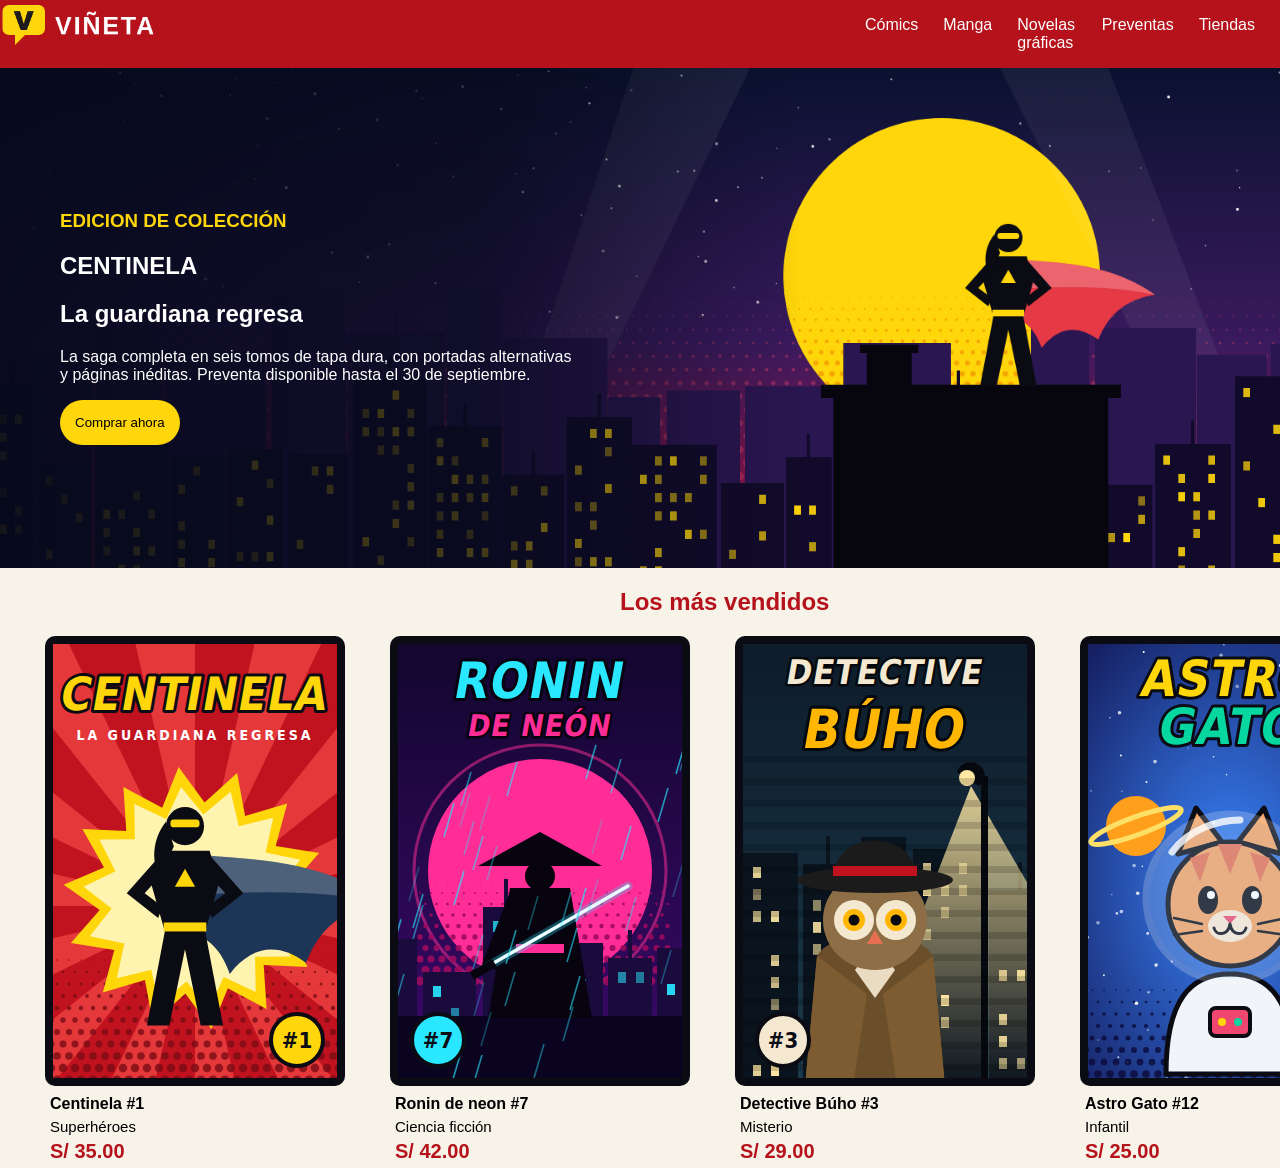
<file: Pregunta 1/index.html>
<!DOCTYPE html>
<html lang="en">
<head>
    <meta charset="UTF-8">
    <meta name="viewport" content="width=device-width, initial-scale=1.0">
    <title>Document</title>
    <link rel="stylesheet" href="estilos.css">
</head>
<body>
    <header>
        <nav>
            <div class="encabezadoImg">
                <img src="imagenes/logo.png">
            </div>
            <div class="encabezadoText">
                <p>Cómics</p>
                <p>Manga</p>
                <p>Novelas gráficas</p>
                <p>Preventas</p>
                <p>Tiendas</p>
            </div>
        </nav>
    </header>
    <main>
        <section class="banner">
            <div class="bannerHead">
                <h3>
                    EDICION DE COLECCIÓN
                </h3>
            </div>
            <div class="bannerContenido">
                <h1>
                    CENTINELA
                </h1>
                <H2>La guardiana regresa</H2>
                <p>
                    La saga completa en seis tomos de tapa dura, con portadas alternativas
                    <br> 
                    y páginas inéditas. Preventa disponible hasta el 30 de septiembre. 
                </p>
            </div>
            <button class="bannerBoton">Comprar ahora</button>
        </section>
        <section class="masVendidos">
            <div class="tituloVendidos">
                <h2 class>Los más vendidos</h2>
            </div>
            <div class="vendidosImagenes">
                <div class="cent">
                    <img src="imagenes/centinela.png">
                    <h4>Centinela #1</h4>
                    <p>Superhéroes</p>
                    <h3>S/ 35.00</h3>
                </div>
                <div class="ronin">
                    <img src="imagenes/ronin-de-neon.png">
                    <h4>Ronin de neon #7</h4>
                    <p>Ciencia ficción</p>
                    <h3>S/ 42.00</h3>
                </div>
                <div class="detective">
                    <img src="imagenes/detective-buho.png">
                    <h4>Detective Búho #3</h4>
                    <p>Misterio</p>
                    <h3>S/ 29.00</h3>
                </div>
                <div class="astro">
                    <img src="imagenes/astro-gato.png">
                    <h4>Astro Gato #12</h4>
                    <p>Infantil</p>
                    <h3>S/ 25.00</h3>
                </div>
            </div>
        </section>
    </main>
</body>
</html>
</file>
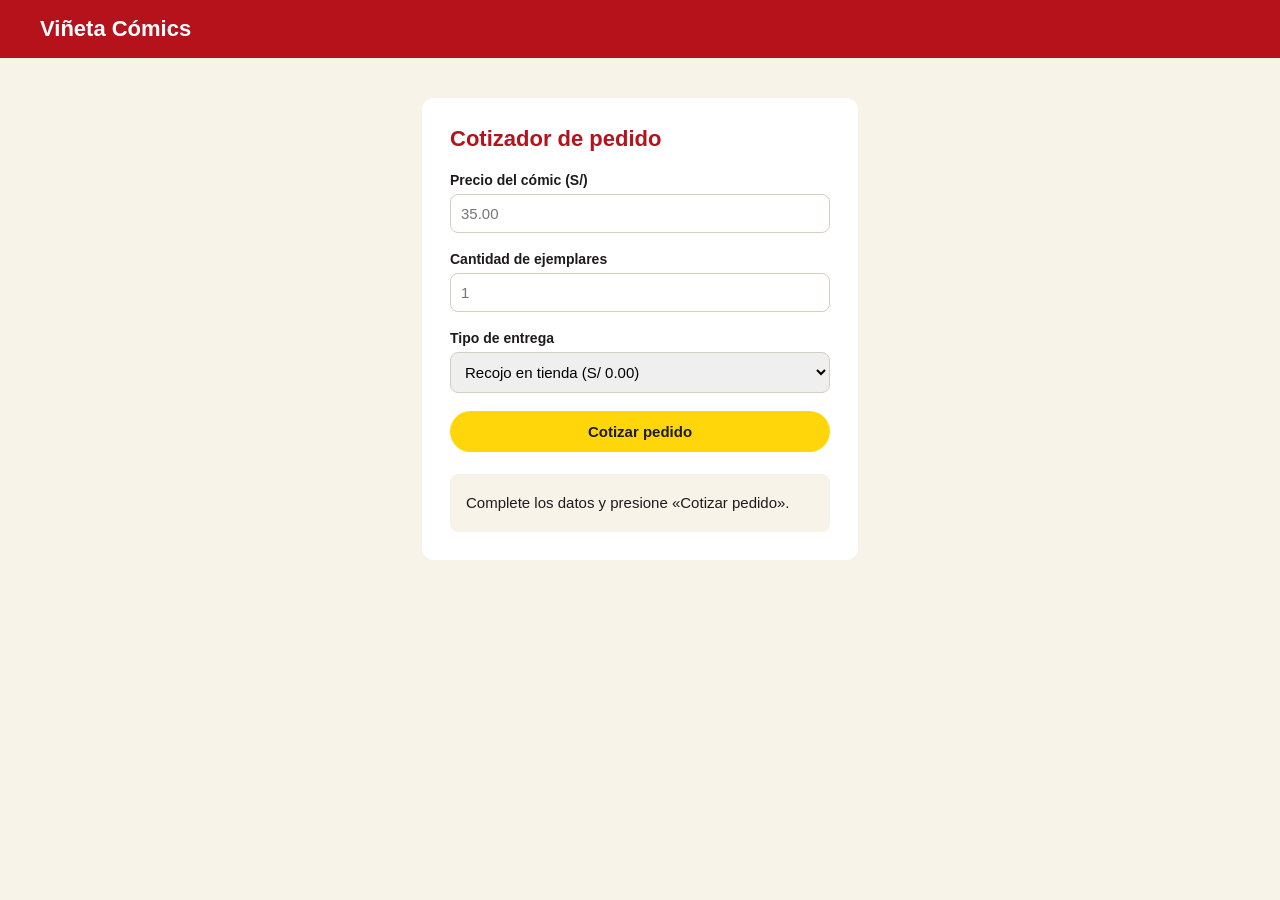
<file: Pregunta 2/index.html>
<!DOCTYPE html>
<html lang="es">
<head>
    <meta charset="utf-8">
    <meta name="viewport" content="width=device-width">
    <title>Viñeta Cómics · Cotizador de pedido</title>
    <link rel="stylesheet" href="estilos.css">
    <script src="script.js"></script>
</head>
<body>
    <header>
        <h1>Viñeta Cómics</h1>
    </header>

    <main>
        <section class="cotizador">
            <h2>Cotizador de pedido</h2>

            <label for="precio">Precio del cómic (S/)</label>
            <input type="number" id="precio" min="0" step="0.01" placeholder="35.00">

            <label for="cantidad">Cantidad de ejemplares</label>
            <input type="number" id="cantidad" min="1" step="1" placeholder="1">

            <label for="envio">Tipo de entrega</label>
            <select id="envio">
                <option value="0">Recojo en tienda (S/ 0.00)</option>
                <option value="10">Envío a Lima (S/ 10.00)</option>
                <option value="18">Envío a provincias (S/ 18.00)</option>
            </select>

            <button type="button" id="btnCotizar" onclick="cotizar()">Cotizar pedido</button>

            <div id="resultado" class="resultado">
                Complete los datos y presione «Cotizar pedido».
            </div>
        </section>
    </main>
</body>
</html>
</file>
<file: Pregunta 1/estilos.css>
html, body {
    margin: 0px;
    padding: 0px;
    font-family: Arial, sans-serif;
    background-color: #f7f3e9;
}

nav {
    display: flex;
    background-color: #b5121b;
    margin-bottom: 0px;
}

.encabezadoImg img{
    height: 50px;
}

.encabezadoText {
    display: flex;
    color: white;
    margin-left: 50%;
}

.encabezadoText p {
    padding-right: 25px;
}

.banner {
    background-image: url(imagenes/banner.png);
    background-repeat: no-repeat;
    background-size: cover;
    margin-top: 0px;
    height: 500px;
    align-content: center;
}

.bannerHead {
    color: #ffd60a;
    margin-left: 60px;
}

.bannerContenido {
    color: white;
    margin-left: 60px;
}

.bannerBoton {
    background-color: #ffd60a;
    color: black;
    margin-left: 60px;
    border: #ffd60a;
    padding: 15px;
    border-radius: 25px;
}

.masVendidos {
    align-content: center;
}

.tituloVendidos {
    margin-left: 620px;
    color: #b5121b;
}

.vendidosImagenes {
    display: flex;
    align-content: center;
}

.cent {
    margin-left: 45px;
    border-radius: 10px;
}

.cent img{
    border-radius: 10px;
}

.cent h4{
    font-weight: bold;
    padding: 0px;
    margin: 5px;
}

.cent p{
    font-size: 15px;
    padding: 0px;
    margin: 5px;
}

.cent h3{
    font-weight: bold;
    color: #b5121b;
    padding: 0px;
    margin: 5px;
    font-size: 20px;
}

.ronin {
    margin-left: 45px;
    border-radius: 10px;
}

.ronin img{
    border-radius: 10px;
}

.ronin h4{
    font-weight: bold;
    padding: 0px;
    margin: 5px;
}

.ronin p{
    font-size: 15px;
    padding: 0px;
    margin: 5px;
}

.ronin h3{
    font-weight: bold;
    color: #b5121b;
    padding: 0px;
    margin: 5px;
    font-size: 20px;
}


.detective {
    margin-left: 45px;
    border-radius: 10px;
}

.detective img{
    border-radius: 10px;
}

.detective h4{
    font-weight: bold;
    padding: 0px;
    margin: 5px;
}

.detective p{
    font-size: 15px;
    padding: 0px;
    margin: 5px;
}

.detective h3{
    font-weight: bold;
    color: #b5121b;
    padding: 0px;
    margin: 5px;
    font-size: 20px;
}


.astro {
    margin-left: 45px;
    border-radius: 10px;
}

.astro img{
    border-radius: 10px;
}

.astro h4{
    font-weight: bold;
    padding: 0px;
    margin: 5px;
}

.astro p{
    font-size: 15px;
    padding: 0px;
    margin: 5px;
}

.astro h3{
    font-weight: bold;
    color: #b5121b;
    padding: 0px;
    margin: 5px;
    font-size: 20px;
}
</file>
<file: Pregunta 2/estilos.css>
html, body {
    margin: 0;
    padding: 0;
}

body {
    font-family: Arial, sans-serif;
    background-color: #f7f3e9;
    color: #1d1b1b;
}

header {
    background-color: #b5121b;
    padding: 16px 40px;
}

header h1 {
    margin: 0;
    font-size: 22px;
    color: #ffffff;
}

.cotizador {
    display: flex;
    flex-direction: column;
    width: 380px;
    margin: 40px auto;
    padding: 28px;
    background-color: #ffffff;
    border-radius: 12px;
}

.cotizador h2 {
    margin: 0 0 20px 0;
    font-size: 22px;
    color: #b5121b;
}

label {
    margin-bottom: 6px;
    font-size: 14px;
    font-weight: bold;
}

input, select {
    margin-bottom: 18px;
    padding: 10px;
    font-size: 15px;
    font-family: Arial, sans-serif;
    border: 1px solid #d6cfc0;
    border-radius: 8px;
}

input:focus, select:focus {
    border-color: #b5121b;
    outline: 2px solid #ffd60a;
}

button {
    padding: 12px;
    font-size: 15px;
    font-weight: bold;
    font-family: Arial, sans-serif;
    color: #1d1b1b;
    background-color: #ffd60a;
    border: none;
    border-radius: 24px;
    cursor: pointer;
}

.resultado {
    margin-top: 22px;
    padding: 16px;
    font-size: 15px;
    line-height: 1.7;
    background-color: #f7f3e9;
    border-radius: 8px;
}
</file>
